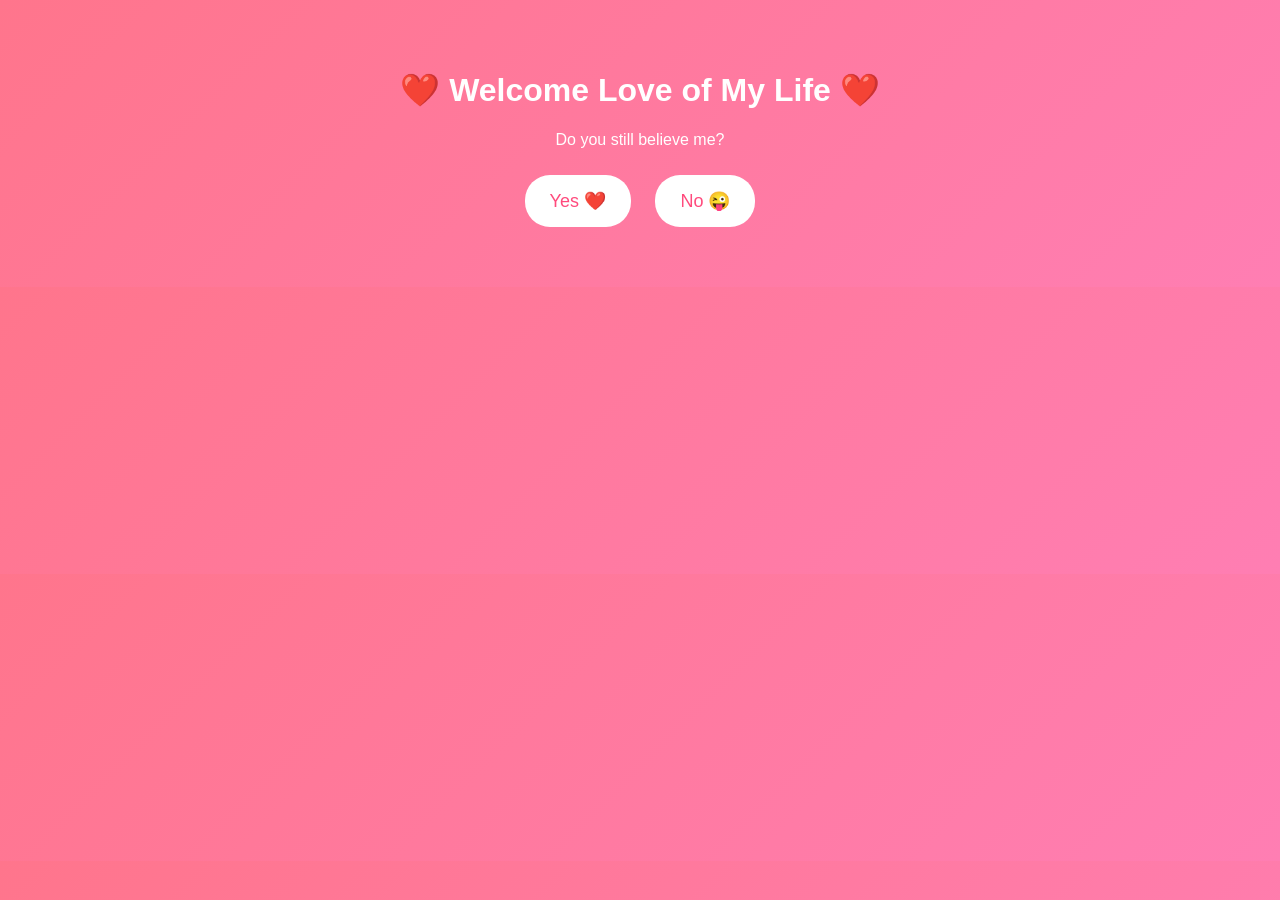
<file: index.html>
<!DOCTYPE html>
<html>
<head>
<title>Kindred Souls</title>
<link rel="stylesheet" href="style.css">
</head>

<body class="center">

<h1>❤️ Welcome Love of My Life ❤️</h1>
<p>Do you still believe me?</p>

<div class="buttons">
    <a href="birthday.html"><button>Yes ❤️</button></a>
    <a href="birthday.html"><button>No 😜</button></a>
</div>

</body>
</html>
</file>
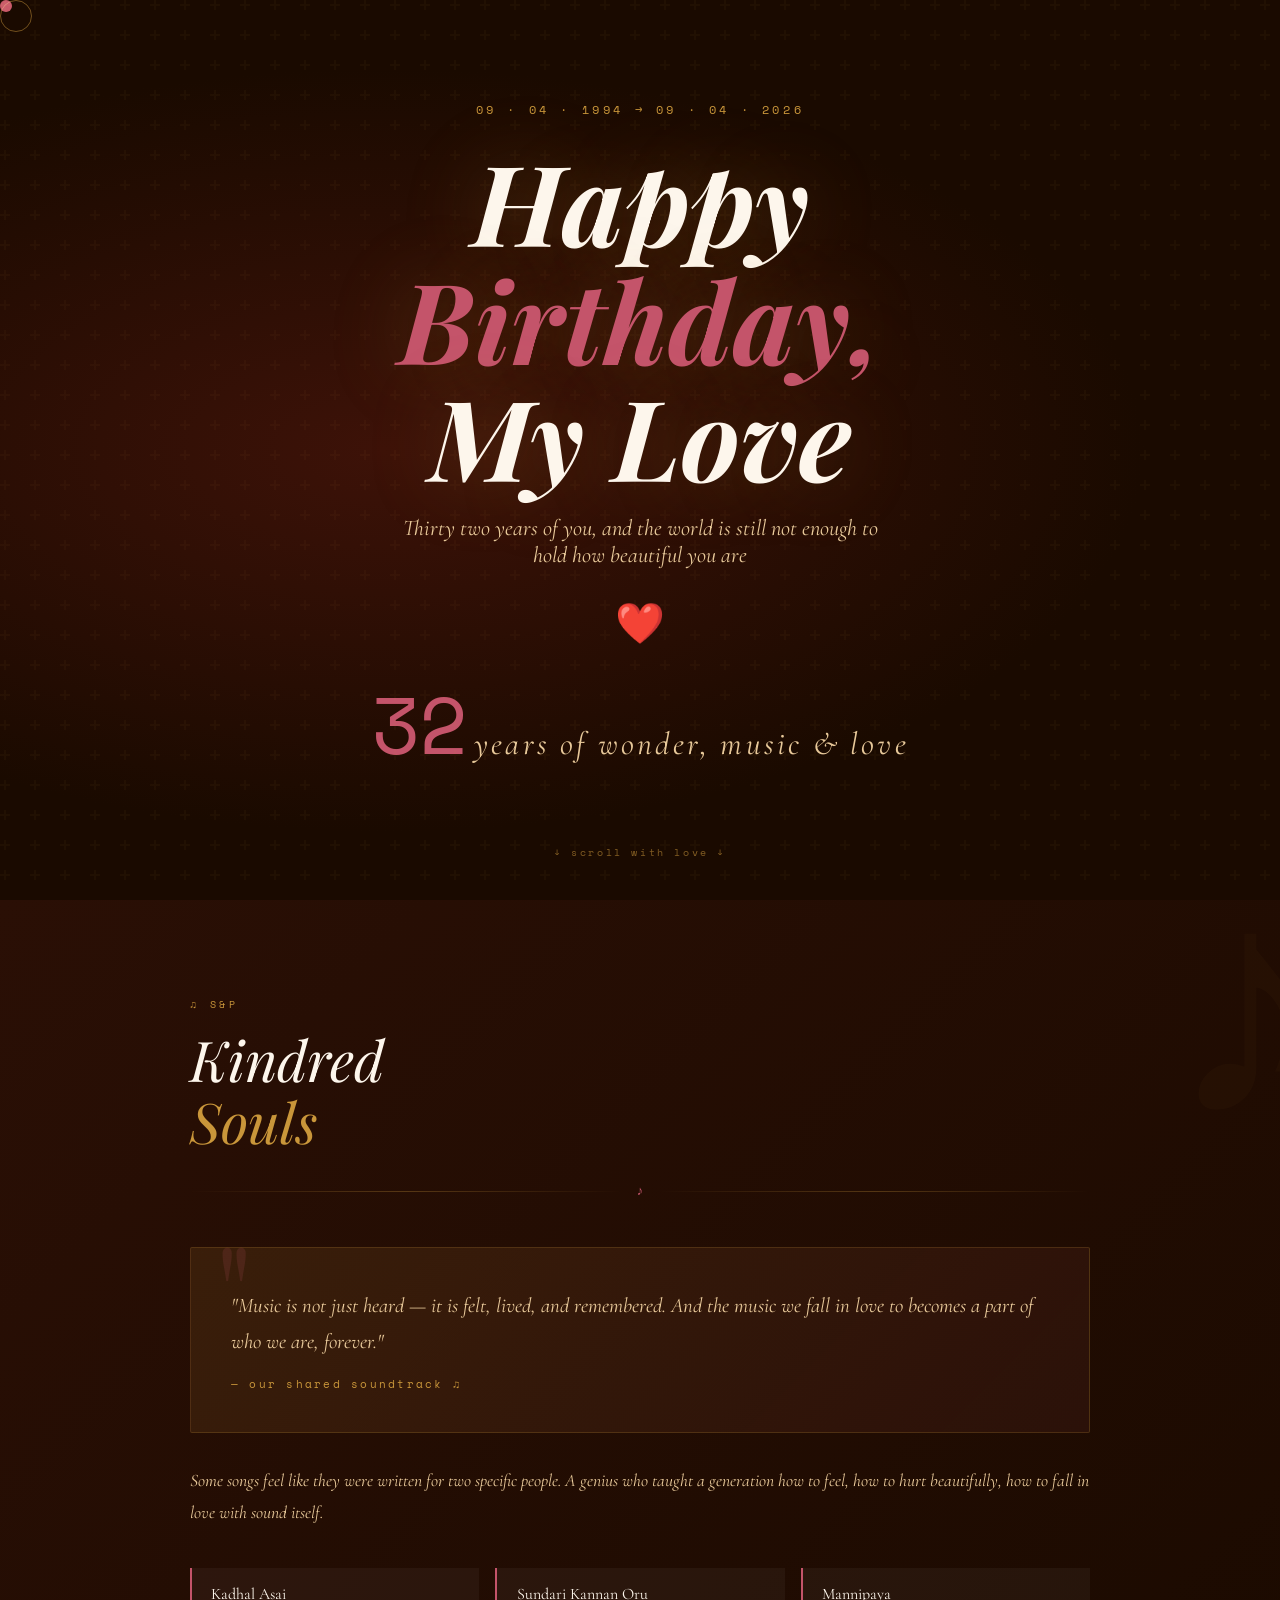
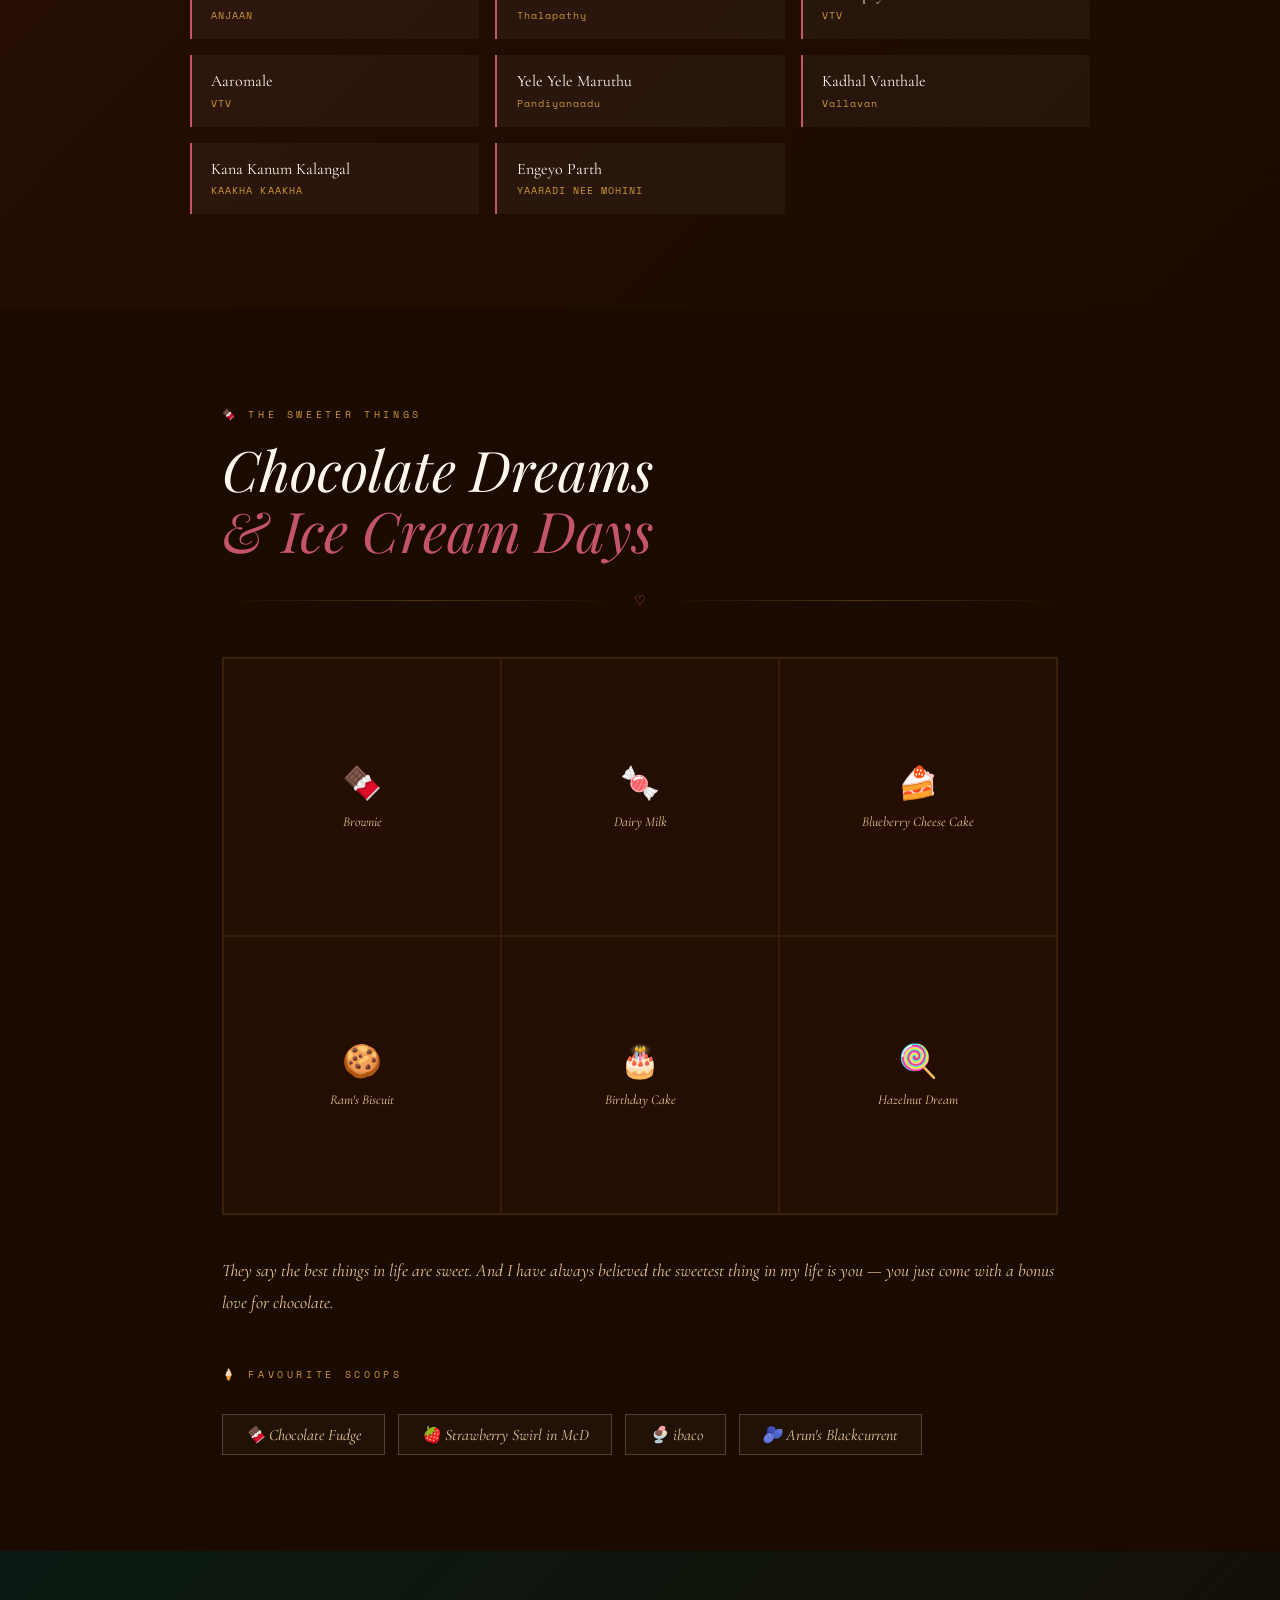
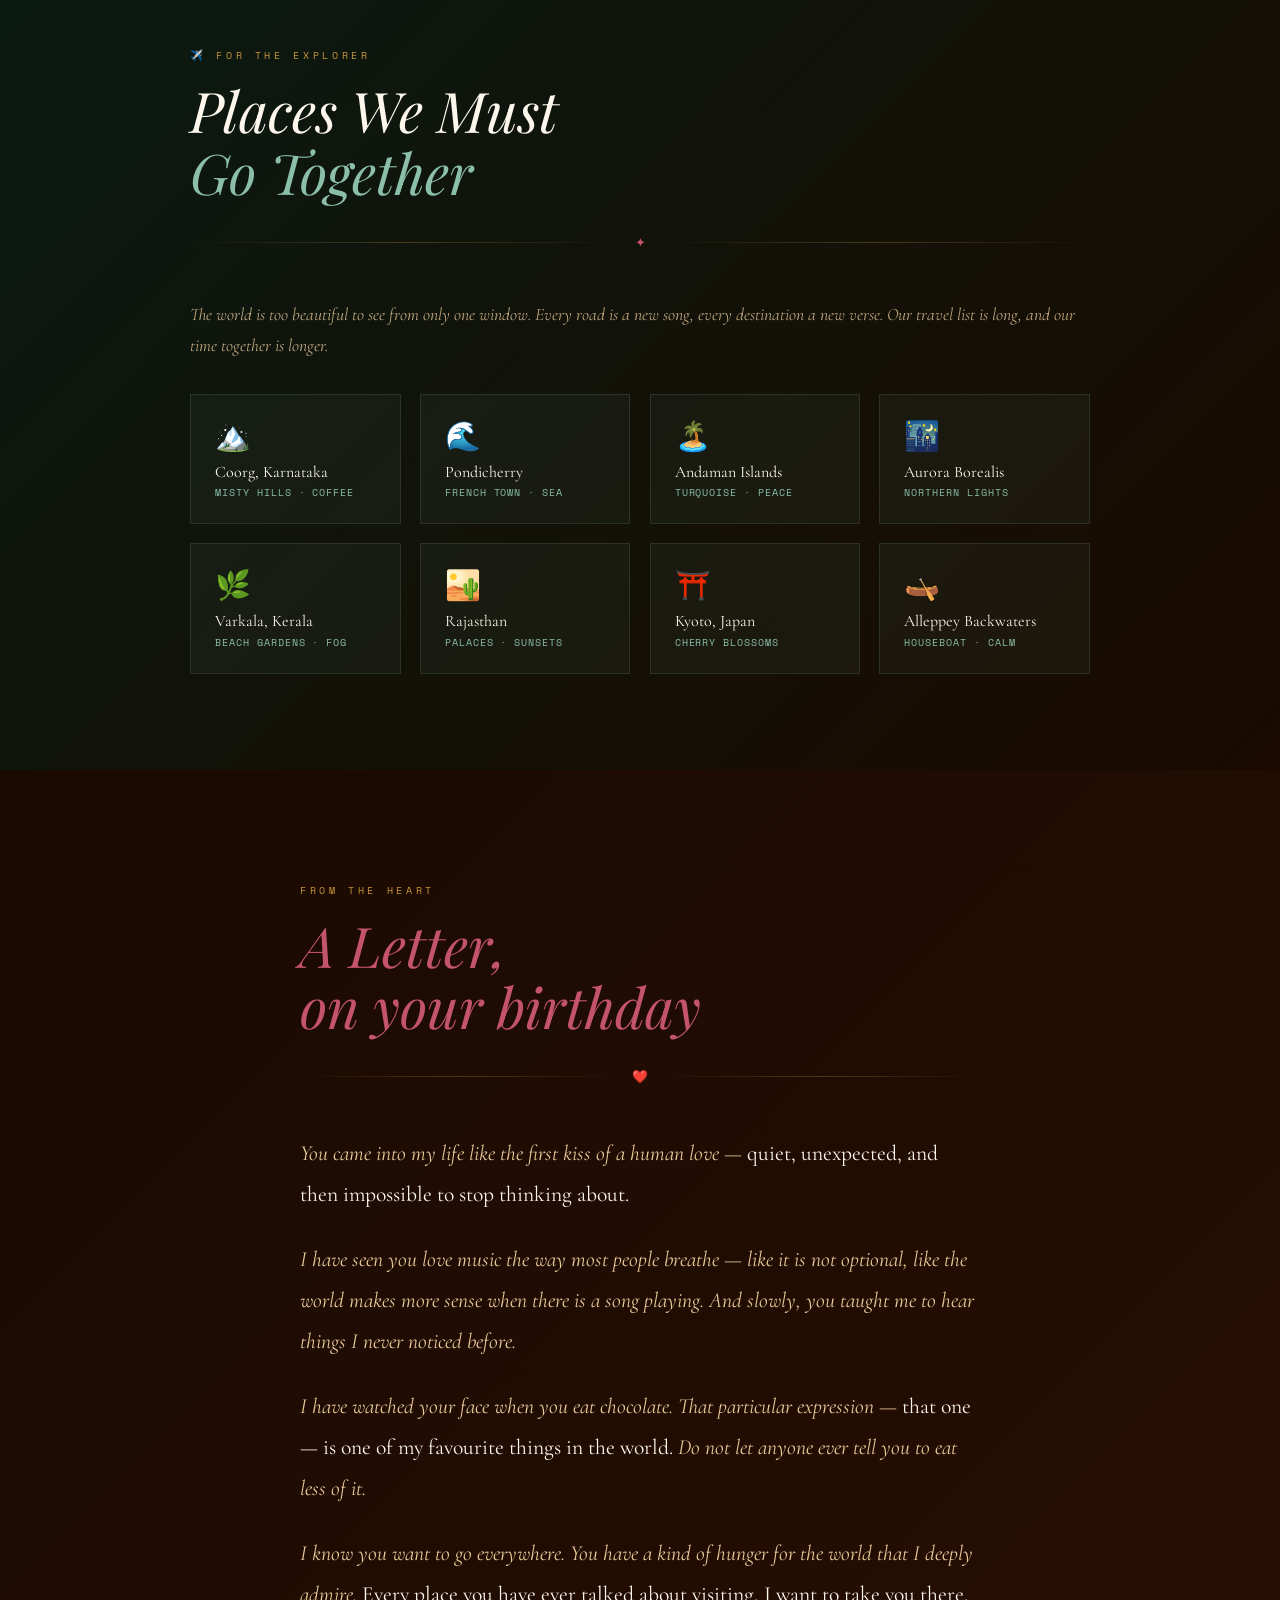
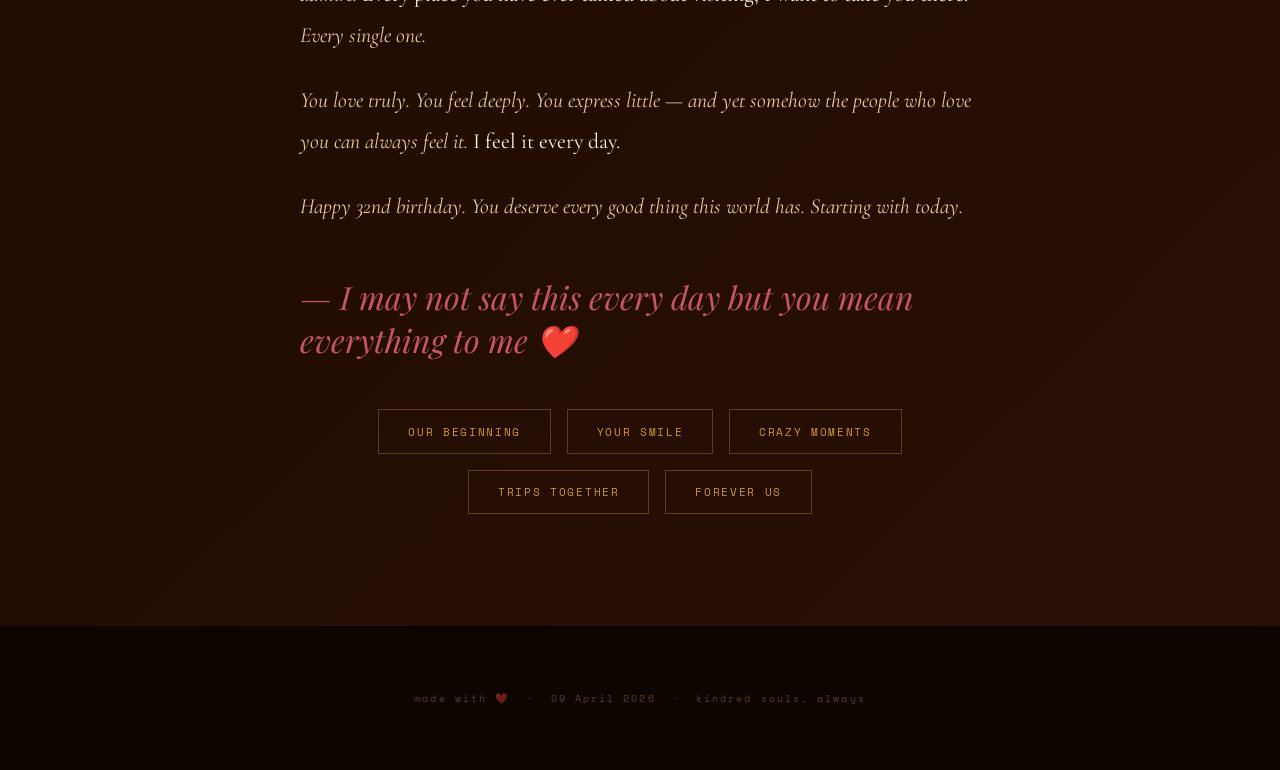
<file: birthday.html>
<!DOCTYPE html>
<html lang="en">
<head>
<meta charset="UTF-8">
<meta name="viewport" content="width=device-width, initial-scale=1.0">
<title>Happy Birthday ❤️</title>
<link href="https://fonts.googleapis.com/css2?family=Playfair+Display:ital,wght@0,400;0,700;1,400;1,700&family=Cormorant+Garamond:ital,wght@0,300;0,400;1,300;1,400&family=Space+Mono:wght@400;700&display=swap" rel="stylesheet">
<style>
  :root {
    --cream: #fdf6ec;
    --deep: #1a0a00;
    --gold: #c9963a;
    --rose: #c4546a;
    --choc: #3d1a08;
    --mocha: #7a3b1e;
    --mint: #8bbfaa;
    --warm: #e8c99a;
  }

  * { margin: 0; padding: 0; box-sizing: border-box; }

  html { scroll-behavior: smooth; }

  body {
    background: var(--deep);
    color: var(--cream);
    font-family: 'Cormorant Garamond', serif;
    overflow-x: hidden;
    cursor: none;
  }

  /* Custom cursor */
  .cursor {
    width: 12px; height: 12px;
    background: var(--rose);
    border-radius: 50%;
    position: fixed;
    top: 0; left: 0;
    pointer-events: none;
    z-index: 9999;
    transition: transform 0.15s ease;
    mix-blend-mode: screen;
  }
  .cursor-trail {
    width: 32px; height: 32px;
    border: 1px solid var(--gold);
    border-radius: 50%;
    position: fixed;
    top: 0; left: 0;
    pointer-events: none;
    z-index: 9998;
    transition: transform 0.4s ease, opacity 0.4s ease;
    opacity: 0.5;
  }

  /* ── HERO ── */
  .hero {
    min-height: 100vh;
    display: flex; flex-direction: column;
    align-items: center; justify-content: center;
    text-align: center;
    position: relative;
    overflow: hidden;
    padding: 2rem;
    background: radial-gradient(ellipse at 30% 50%, #3d1208 0%, #1a0a00 60%);
  }

  .hero::before {
    content: '';
    position: absolute; inset: 0;
    background: url("data:image/svg+xml,%3Csvg width='60' height='60' viewBox='0 0 60 60' xmlns='http://www.w3.org/2000/svg'%3E%3Cg fill='none' fill-rule='evenodd'%3E%3Cg fill='%23c9963a' fill-opacity='0.04'%3E%3Cpath d='M36 34v-4h-2v4h-4v2h4v4h2v-4h4v-2h-4zm0-30V0h-2v4h-4v2h4v4h2V6h4V4h-4zM6 34v-4H4v4H0v2h4v4h2v-4h4v-2H6zM6 4V0H4v4H0v2h4v4h2V6h4V4H6z'/%3E%3C/g%3E%3C/g%3E%3C/svg%3E");
  }

  /* Floating music notes */
  .notes-field {
    position: absolute; inset: 0;
    pointer-events: none;
    overflow: hidden;
  }
  .note {
    position: absolute;
    font-size: 1.5rem;
    opacity: 0;
    animation: floatNote 8s ease-in-out infinite;
    color: var(--gold);
  }
  .note:nth-child(1)  { left: 8%;  animation-delay: 0s;    font-size: 2rem; }
  .note:nth-child(2)  { left: 18%; animation-delay: 1.2s;  font-size: 1.2rem; }
  .note:nth-child(3)  { left: 32%; animation-delay: 2.4s;  font-size: 1.8rem; }
  .note:nth-child(4)  { left: 55%; animation-delay: 0.8s;  font-size: 1rem; }
  .note:nth-child(5)  { left: 70%; animation-delay: 3s;    font-size: 2.2rem; }
  .note:nth-child(6)  { left: 82%; animation-delay: 1.6s;  font-size: 1.4rem; }
  .note:nth-child(7)  { left: 92%; animation-delay: 4s;    font-size: 1rem; }
  .note:nth-child(8)  { left: 44%; animation-delay: 5s;    font-size: 1.6rem; }

  @keyframes floatNote {
    0%   { opacity: 0; transform: translateY(100vh) rotate(-15deg); }
    10%  { opacity: 0.6; }
    80%  { opacity: 0.4; }
    100% { opacity: 0; transform: translateY(-20vh) rotate(15deg); }
  }

  .age-badge {
    font-family: 'Space Mono', monospace;
    font-size: 0.75rem;
    letter-spacing: 0.3em;
    color: var(--gold);
    text-transform: uppercase;
    margin-bottom: 1.5rem;
    opacity: 0;
    animation: fadeUp 1s 0.3s forwards;
  }

  .hero-title {
    font-family: 'Playfair Display', serif;
    font-size: clamp(3rem, 10vw, 7rem);
    font-weight: 700;
    font-style: italic;
    line-height: 1.05;
    color: var(--cream);
    opacity: 0;
    animation: fadeUp 1s 0.6s forwards;
    text-shadow: 0 0 80px rgba(201,150,58,0.3);
  }

  .hero-title span { color: var(--rose); }

  .hero-sub {
    font-size: clamp(1rem, 2.5vw, 1.4rem);
    font-style: italic;
    color: var(--warm);
    margin-top: 1.2rem;
    opacity: 0;
    animation: fadeUp 1s 0.9s forwards;
    max-width: 500px;
  }

  .heart-pulse {
    font-size: 2.5rem;
    margin-top: 2rem;
    opacity: 0;
    animation: fadeUp 1s 1.2s forwards;
    display: inline-block;
  }
  .heart-pulse span { animation: pulse 1.4s ease-in-out infinite; display: inline-block; }

  @keyframes pulse {
    0%, 100% { transform: scale(1); }
    50% { transform: scale(1.25); }
  }

  .scroll-hint {
    position: absolute;
    bottom: 2.5rem;
    font-family: 'Space Mono', monospace;
    font-size: 0.65rem;
    letter-spacing: 0.25em;
    color: var(--gold);
    opacity: 0.6;
    animation: bob 2s ease-in-out infinite;
  }
  @keyframes bob {
    0%, 100% { transform: translateY(0); }
    50% { transform: translateY(8px); }
  }

  @keyframes fadeUp {
    from { opacity: 0; transform: translateY(24px); }
    to   { opacity: 1; transform: translateY(0); }
  }

  /* ── SECTIONS ── */
  section {
    padding: 6rem 2rem;
    max-width: 900px;
    margin: 0 auto;
  }

  .section-label {
    font-family: 'Space Mono', monospace;
    font-size: 0.65rem;
    letter-spacing: 0.35em;
    color: var(--gold);
    text-transform: uppercase;
    margin-bottom: 1rem;
  }

  .section-title {
    font-family: 'Playfair Display', serif;
    font-size: clamp(2rem, 6vw, 3.5rem);
    font-weight: 400;
    font-style: italic;
    line-height: 1.1;
    margin-bottom: 2rem;
  }

  /* ── MUSIC SECTION ── */
  .music-section {
    background: linear-gradient(135deg, #2a0f05 0%, #1a0a00 100%);
    max-width: 100%;
    padding: 6rem 2rem;
    position: relative;
    overflow: hidden;
  }
  .music-section::before {
    content: '♪';
    position: absolute;
    font-size: 20rem;
    color: var(--gold);
    opacity: 0.03;
    right: -3rem;
    top: -3rem;
    line-height: 1;
  }
  .music-inner { max-width: 900px; margin: 0 auto; }

  .yuvan-card {
    background: linear-gradient(135deg, rgba(201,150,58,0.12), rgba(196,84,106,0.08));
    border: 1px solid rgba(201,150,58,0.2);
    border-radius: 2px;
    padding: 2.5rem;
    margin-top: 2rem;
    position: relative;
  }
  .yuvan-card::before {
    content: '"';
    font-family: 'Playfair Display', serif;
    font-size: 8rem;
    color: var(--rose);
    opacity: 0.15;
    position: absolute;
    top: -1.5rem;
    left: 1.5rem;
    line-height: 1;
  }

  .yuvan-quote {
    font-size: 1.3rem;
    font-style: italic;
    line-height: 1.7;
    color: var(--warm);
    margin-bottom: 1rem;
  }
  .yuvan-attr {
    font-family: 'Space Mono', monospace;
    font-size: 0.7rem;
    letter-spacing: 0.2em;
    color: var(--gold);
  }

  .song-list {
    display: grid;
    grid-template-columns: repeat(auto-fill, minmax(220px, 1fr));
    gap: 1rem;
    margin-top: 2.5rem;
  }
  .song-item {
    background: rgba(255,255,255,0.04);
    border-left: 2px solid var(--rose);
    padding: 1rem 1.2rem;
    transition: all 0.3s ease;
    cursor: default;
  }
  .song-item:hover {
    background: rgba(196,84,106,0.1);
    transform: translateX(4px);
  }
  .song-name {
    font-size: 1rem;
    color: var(--cream);
    margin-bottom: 0.2rem;
  }
  .song-film {
    font-family: 'Space Mono', monospace;
    font-size: 0.65rem;
    color: var(--gold);
    letter-spacing: 0.1em;
  }

  /* ── CHOCOLATE SECTION ── */
  .choc-section {
    position: relative;
  }

  .choc-grid {
    display: grid;
    grid-template-columns: repeat(3, 1fr);
    gap: 0;
    margin-top: 2rem;
    border: 1px solid rgba(201,150,58,0.2);
  }
  .choc-block {
    aspect-ratio: 1;
    display: flex; flex-direction: column;
    align-items: center; justify-content: center;
    text-align: center;
    padding: 1.5rem 1rem;
    border: 1px solid rgba(201,150,58,0.1);
    transition: all 0.4s ease;
    background: rgba(61,26,8,0.3);
    cursor: default;
  }
  .choc-block:hover {
    background: rgba(201,150,58,0.12);
    transform: scale(1.02);
  }
  .choc-icon { font-size: 2rem; margin-bottom: 0.6rem; }
  .choc-name { font-size: 0.85rem; color: var(--warm); font-style: italic; }

  /* ── TRAVEL SECTION ── */
  .travel-section { background: linear-gradient(135deg, #0a1a12 0%, #1a0a00 100%); max-width: 100%; padding: 6rem 2rem; }
  .travel-inner { max-width: 900px; margin: 0 auto; }

  .place-cards {
    display: grid;
    grid-template-columns: repeat(auto-fill, minmax(200px, 1fr));
    gap: 1.2rem;
    margin-top: 2rem;
  }
  .place-card {
    background: rgba(139,191,170,0.06);
    border: 1px solid rgba(139,191,170,0.15);
    padding: 1.5rem;
    border-radius: 1px;
    transition: all 0.3s ease;
    cursor: default;
    position: relative;
    overflow: hidden;
  }
  .place-card::after {
    content: '';
    position: absolute;
    bottom: 0; left: 0; right: 0;
    height: 2px;
    background: linear-gradient(90deg, var(--mint), transparent);
    transform: scaleX(0);
    transform-origin: left;
    transition: transform 0.4s ease;
  }
  .place-card:hover::after { transform: scaleX(1); }
  .place-card:hover { background: rgba(139,191,170,0.1); }
  .place-emoji { font-size: 1.8rem; margin-bottom: 0.5rem; }
  .place-name { font-size: 1rem; color: var(--cream); margin-bottom: 0.2rem; }
  .place-desc { font-family: 'Space Mono', monospace; font-size: 0.6rem; color: var(--mint); letter-spacing: 0.1em; }

  /* ── ICECREAM SECTION ── */
  .ice-grid {
    display: flex;
    flex-wrap: wrap;
    gap: 0.8rem;
    margin-top: 2rem;
  }
  .ice-tag {
    padding: 0.6rem 1.4rem;
    border: 1px solid rgba(232,201,154,0.25);
    font-style: italic;
    font-size: 1rem;
    color: var(--warm);
    transition: all 0.3s ease;
    cursor: default;
    background: rgba(255,255,255,0.03);
  }
  .ice-tag:hover {
    border-color: var(--rose);
    color: var(--rose);
    background: rgba(196,84,106,0.08);
  }

  /* ── LETTER SECTION ── */
  .letter-section {
    background: linear-gradient(135deg, #1a0a00, #2a0f05);
    max-width: 100%;
    padding: 7rem 2rem;
  }
  .letter-inner {
    max-width: 680px;
    margin: 0 auto;
  }
  .letter-body {
    font-size: clamp(1.1rem, 2.5vw, 1.35rem);
    line-height: 1.9;
    color: var(--warm);
    font-style: italic;
  }
  .letter-body p { margin-bottom: 1.5rem; }
  .letter-body strong { color: var(--cream); font-style: normal; font-weight: 400; }

  .letter-sign {
    margin-top: 3rem;
    font-family: 'Playfair Display', serif;
    font-size: 2rem;
    font-style: italic;
    color: var(--rose);
  }

  /* ── LINKS ── */
  .memory-links {
    display: flex;
    flex-wrap: wrap;
    gap: 1rem;
    margin-top: 3rem;
    justify-content: center;
  }
  .memory-link {
    padding: 0.8rem 1.8rem;
    border: 1px solid rgba(201,150,58,0.35);
    color: var(--gold);
    text-decoration: none;
    font-family: 'Space Mono', monospace;
    font-size: 0.7rem;
    letter-spacing: 0.15em;
    text-transform: uppercase;
    transition: all 0.3s ease;
    background: transparent;
  }
  .memory-link:hover {
    background: rgba(201,150,58,0.1);
    border-color: var(--gold);
    color: var(--cream);
    transform: translateY(-2px);
  }

  /* ── FOOTER ── */
  footer {
    text-align: center;
    padding: 4rem 2rem;
    background: #0d0500;
    font-family: 'Space Mono', monospace;
    font-size: 0.65rem;
    letter-spacing: 0.2em;
    color: rgba(201,150,58,0.4);
  }

  /* ── DIVIDER ── */
  .divider {
    display: flex;
    align-items: center;
    gap: 1rem;
    margin: 1rem 0 3rem;
  }
  .divider::before, .divider::after {
    content: '';
    flex: 1;
    height: 1px;
    background: linear-gradient(90deg, transparent, rgba(201,150,58,0.3), transparent);
  }
  .divider-icon { color: var(--rose); font-size: 0.8rem; }

  /* ── COUNTDOWN ── */
  .age-display {
    font-family: 'Space Mono', monospace;
    font-size: clamp(2.5rem, 8vw, 5rem);
    color: var(--gold);
    letter-spacing: -0.02em;
    margin: 1rem 0;
    display: flex;
    align-items: baseline;
    gap: 0.5rem;
    flex-wrap: wrap;
  }
  .age-number { color: var(--rose); }
  .age-label { font-size: 0.4em; color: var(--warm); letter-spacing: 0.1em; font-style: italic; font-family: 'Cormorant Garamond', serif; }

  /* Responsive */
  @media (max-width: 600px) {
    .choc-grid { grid-template-columns: repeat(2, 1fr); }
    .song-list { grid-template-columns: 1fr; }
    .choc-block { aspect-ratio: auto; padding: 1.2rem; }
  }
</style>
</head>
<body>

<div class="cursor" id="cursor"></div>
<div class="cursor-trail" id="trail"></div>

<!-- HERO -->
<div class="hero">
  <div class="notes-field">
    <div class="note">♩</div>
    <div class="note">♪</div>
    <div class="note">♫</div>
    <div class="note">♬</div>
    <div class="note">♩</div>
    <div class="note">♪</div>
    <div class="note">𝄞</div>
    <div class="note">♫</div>
  </div>

  <div class="age-badge">09 · 04 · 1994 → 09 · 04 · 2026</div>

  <h1 class="hero-title">
    Happy<br><span>Birthday,</span><br>My Love
  </h1>

  <p class="hero-sub">Thirty two years of you, and the world is still not enough to hold how beautiful you are</p>

  <div class="heart-pulse"><span>❤️</span></div>

  <div class="age-display">
    <span class="age-number">32</span>
    <span class="age-label">years of wonder, music & love</span>
  </div>

  <div class="scroll-hint">↓ scroll with love ↓</div>
</div>

<!-- MUSIC SECTION -->
<div class="music-section">
  <div class="music-inner">
    <div class="section-label">♫ S&P</div>
    <h2 class="section-title" style="color:var(--cream)">Kindred<br><span style="color:var(--gold)">Souls</span></h2>
    <div class="divider"><div class="divider-icon">♪</div></div>

    <div class="yuvan-card">
      <p class="yuvan-quote">
        "Music is not just heard — it is felt, lived, and remembered. And the music we fall in love to becomes a part of who we are, forever."
      </p>
      <p class="yuvan-attr">— our shared soundtrack ♫</p>
    </div>

    <p style="margin-top:2rem; font-size:1.1rem; color:var(--warm); font-style:italic; line-height:1.8;">
      Some songs feel like they were written for two specific people. 
      A genius who taught a generation how to feel, how to hurt beautifully, 
      how to fall in love with sound itself.
    </p>

    <div class="song-list">
      <div class="song-item">
        <div class="song-name">Kadhal Asai</div>
        <div class="song-film">ANJAAN</div>
      </div>
      <div class="song-item">
        <div class="song-name">Sundari Kannan Oru</div>
        <div class="song-film">Thalapathy</div>
      </div>
      <div class="song-item">
        <div class="song-name">Mannipaya</div>
        <div class="song-film">VTV</div>
      </div>
      <div class="song-item">
        <div class="song-name">Aaromale</div>
        <div class="song-film">VTV</div>
      </div>
      <div class="song-item">
        <div class="song-name">Yele Yele Maruthu</div>
        <div class="song-film">Pandiyanaadu</div>
      </div>
      <div class="song-item">
        <div class="song-name">Kadhal Vanthale</div>
        <div class="song-film">Vallavan</div>
      </div>
      <div class="song-item">
        <div class="song-name">Kana Kanum Kalangal</div>
        <div class="song-film">KAAKHA KAAKHA</div>
      </div>
      <div class="song-item">
        <div class="song-name">Engeyo Parth</div>
        <div class="song-film">YAARADI NEE MOHINI</div>
      </div>
    </div>
  </div>
</div>

<!-- CHOCOLATE & ICE CREAM -->
<section>
  <div class="section-label">🍫 the sweeter things</div>
  <h2 class="section-title">Chocolate Dreams<br><span style="color:var(--rose)">&amp; Ice Cream Days</span></h2>
  <div class="divider"><div class="divider-icon">♡</div></div>

  <div class="choc-grid">
    <div class="choc-block">
      <div class="choc-icon">🍫</div>
      <div class="choc-name">Brownie</div>
    </div>
    <div class="choc-block">
      <div class="choc-icon">🍬</div>
      <div class="choc-name">Dairy Milk</div>
    </div>
    <div class="choc-block">
      <div class="choc-icon">🍰</div>
      <div class="choc-name">Blueberry Cheese Cake</div>
    </div>
    <div class="choc-block">
      <div class="choc-icon">🍪</div>
      <div class="choc-name">Ram's Biscuit</div>
    </div>
    <div class="choc-block">
      <div class="choc-icon">🎂</div>
      <div class="choc-name">Birthday Cake</div>
    </div>
    <div class="choc-block">
      <div class="choc-icon">🍭</div>
      <div class="choc-name">Hazelnut Dream</div>
    </div>
  </div>

  <p style="margin-top:2.5rem; font-size:1.1rem; font-style:italic; color:var(--warm); line-height:1.8;">
    They say the best things in life are sweet. 
    And I have always believed the sweetest thing in my life is you — 
    you just come with a bonus love for chocolate.
  </p>

  <div style="margin-top:3rem;">
    <div class="section-label">🍦 favourite scoops</div>
    <div class="ice-grid">
      <div class="ice-tag">🍫 Chocolate Fudge</div>
      <div class="ice-tag">🍓 Strawberry Swirl in McD</div>
      <div class="ice-tag">🍨 ibaco</div>
      <div class="ice-tag">🫐 Arun's Blackcurrent</div>
    </div>
  </div>
</section>

<!-- TRAVEL SECTION -->
<div class="travel-section">
  <div class="travel-inner">
    <div class="section-label">✈️ for the explorer</div>
    <h2 class="section-title" style="color:var(--cream)">Places We Must<br><span style="color:var(--mint)">Go Together</span></h2>
    <div class="divider"><div class="divider-icon">✦</div></div>

    <p style="font-size:1.1rem; font-style:italic; color:rgba(232,201,154,0.8); line-height:1.8; margin-bottom:2rem;">
      The world is too beautiful to see from only one window. 
      Every road is a new song, every destination a new verse. 
      Our travel list is long, and our time together is longer.
    </p>

    <div class="place-cards">
      <div class="place-card">
        <div class="place-emoji">🏔️</div>
        <div class="place-name">Coorg, Karnataka</div>
        <div class="place-desc">MISTY HILLS · COFFEE</div>
      </div>
      <div class="place-card">
        <div class="place-emoji">🌊</div>
        <div class="place-name">Pondicherry</div>
        <div class="place-desc">FRENCH TOWN · SEA</div>
      </div>
      <div class="place-card">
        <div class="place-emoji">🏝️</div>
        <div class="place-name">Andaman Islands</div>
        <div class="place-desc">TURQUOISE · PEACE</div>
      </div>
      <div class="place-card">
        <div class="place-emoji">🌃</div>
        <div class="place-name">Aurora Borealis</div>
        <div class="place-desc">NORTHERN LIGHTS</div>
      </div>
      <div class="place-card">
        <div class="place-emoji">🌿</div>
        <div class="place-name">Varkala, Kerala</div>
        <div class="place-desc">BEACH GARDENS · FOG</div>
      </div>
      <div class="place-card">
        <div class="place-emoji">🏜️</div>
        <div class="place-name">Rajasthan</div>
        <div class="place-desc">PALACES · SUNSETS</div>
      </div>
      <div class="place-card">
        <div class="place-emoji">⛩️</div>
        <div class="place-name">Kyoto, Japan</div>
        <div class="place-desc">CHERRY BLOSSOMS</div>
      </div>
      <div class="place-card">
        <div class="place-emoji">🛶</div>
        <div class="place-name">Alleppey Backwaters</div>
        <div class="place-desc">HOUSEBOAT · CALM</div>
      </div>
    </div>
  </div>
</div>

<!-- LETTER -->
<div class="letter-section">
  <div class="letter-inner">
    <div class="section-label">from the heart</div>
    <h2 class="section-title" style="color:var(--rose)">A Letter,<br>on your birthday</h2>
    <div class="divider"><div class="divider-icon">❤️</div></div>

    <div class="letter-body">
      <p>
        You came into my life like the first kiss of a human love — 
        <strong>quiet, unexpected, and then impossible to stop thinking about.</strong>
      </p>
      <p>
        I have seen you love music the way most people breathe — 
        like it is not optional, like the world makes more sense when there is a song playing. 
        And slowly, you taught me to hear things I never noticed before.
      </p>
      <p>
        I have watched your face when you eat chocolate. 
        That particular expression — <strong>that one — is one of my favourite things in the world.</strong> 
        Do not let anyone ever tell you to eat less of it.
      </p>
      <p>
        I know you want to go everywhere. You have a kind of hunger for the world 
        that I deeply admire. <strong>Every place you have ever talked about visiting, 
        I want to take you there.</strong> Every single one.
      </p>
      <p>
        You love truly. You feel deeply. You express little — 
        and yet somehow the people who love you can always feel it. 
        <strong>I feel it every day.</strong>
      </p>
      <p>
        Happy 32nd birthday. You deserve every good thing this world has. 
        Starting with today.
      </p>
    </div>

    <div class="letter-sign">— I may not say this every day but you mean everything to me ❤️</div>

    <div class="memory-links">
      <a href="https://alagirinu.github.io/kindredsouls/memory1.html" class="memory-link">Our Beginning</a>
      <a href="https://alagirinu.github.io/kindredsouls/memory2.html" class="memory-link">Your Smile</a>
      <a href="https://alagirinu.github.io/kindredsouls/memory3.html" class="memory-link">Crazy Moments</a>
      <a href="https://alagirinu.github.io/kindredsouls/memory4.html" class="memory-link">Trips Together</a>
      <a href="https://alagirinu.github.io/kindredsouls/memory5.html" class="memory-link">Forever Us</a>
    </div>
  </div>
</div>

<footer>
  made with ❤️ &nbsp;·&nbsp; 09 April 2026 &nbsp;·&nbsp; kindred souls, always
</footer>

<script>
  // Custom cursor
  const cursor = document.getElementById('cursor');
  const trail = document.getElementById('trail');
  let mouseX = 0, mouseY = 0;

  document.addEventListener('mousemove', e => {
    mouseX = e.clientX; mouseY = e.clientY;
    cursor.style.transform = `translate(${mouseX - 6}px, ${mouseY - 6}px)`;
    setTimeout(() => {
      trail.style.transform = `translate(${mouseX - 16}px, ${mouseY - 16}px)`;
    }, 80);
  });

  // Scroll fade-in
  const observer = new IntersectionObserver((entries) => {
    entries.forEach(e => {
      if (e.isIntersecting) {
        e.target.style.opacity = '1';
        e.target.style.transform = 'translateY(0)';
      }
    });
  }, { threshold: 0.15 });

  document.querySelectorAll('.song-item, .choc-block, .place-card, .ice-tag, .yuvan-card').forEach(el => {
    el.style.opacity = '0';
    el.style.transform = 'translateY(20px)';
    el.style.transition = 'opacity 0.6s ease, transform 0.6s ease';
    observer.observe(el);
  });

  // Age calculator — she turns 32 today
  // Already set in HTML as 32
</script>
</body>
</html>
</file>
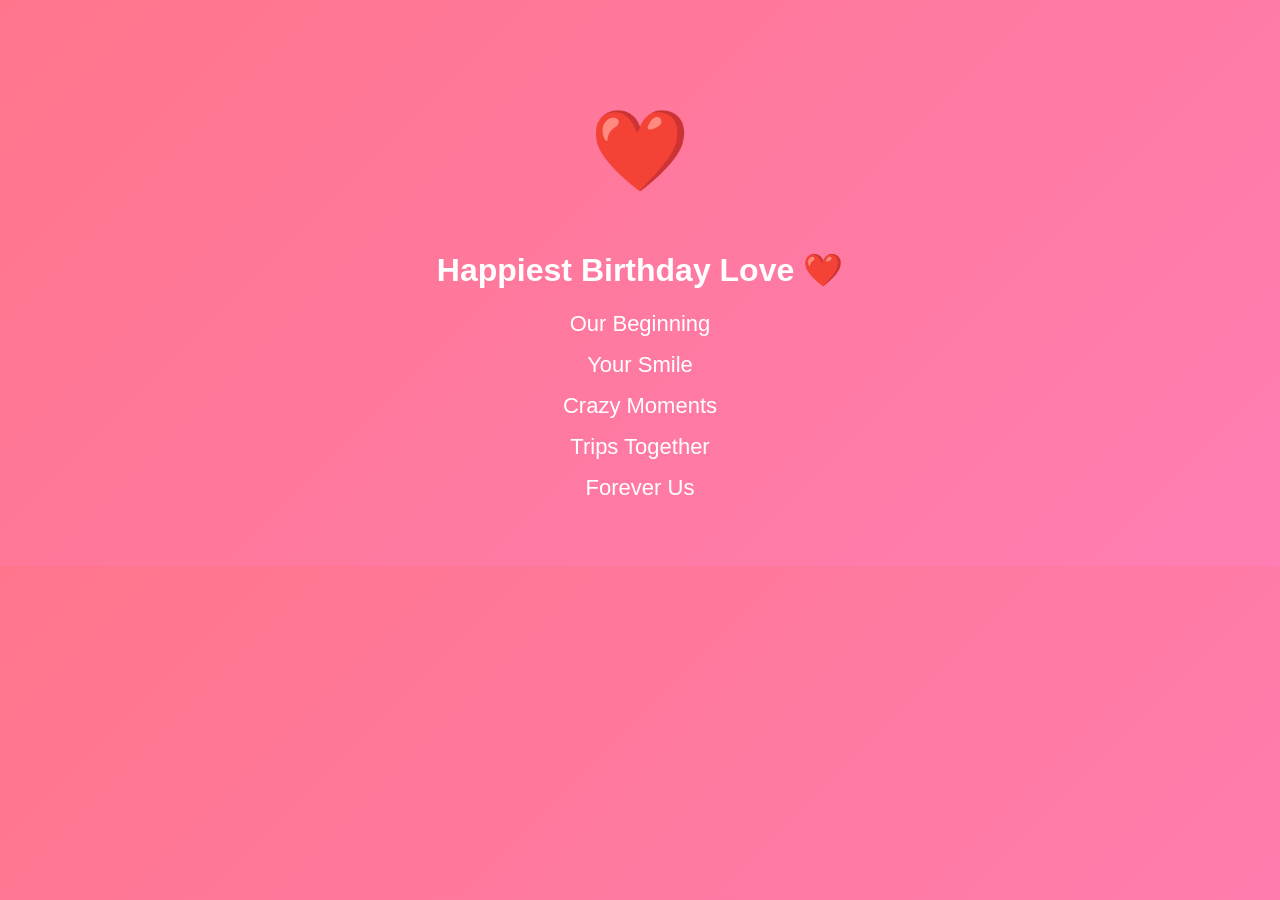
<file: birthdayold.html>
<!DOCTYPE html>
<html>
<head>
<link rel="stylesheet" href="style.css">
</head>

<body class="center">

<h1 class="big-heart">❤️</h1>
<h1>Happiest Birthday Love ❤️</h1>

<div class="links">
    <a href="memory1.html">Our Beginning</a>
    <a href="memory2.html">Your Smile</a>
    <a href="memory3.html">Crazy Moments</a>
    <a href="memory4.html">Trips Together</a>
    <a href="memory5.html">Forever Us</a>
</div>

</body>
</html>
</file>
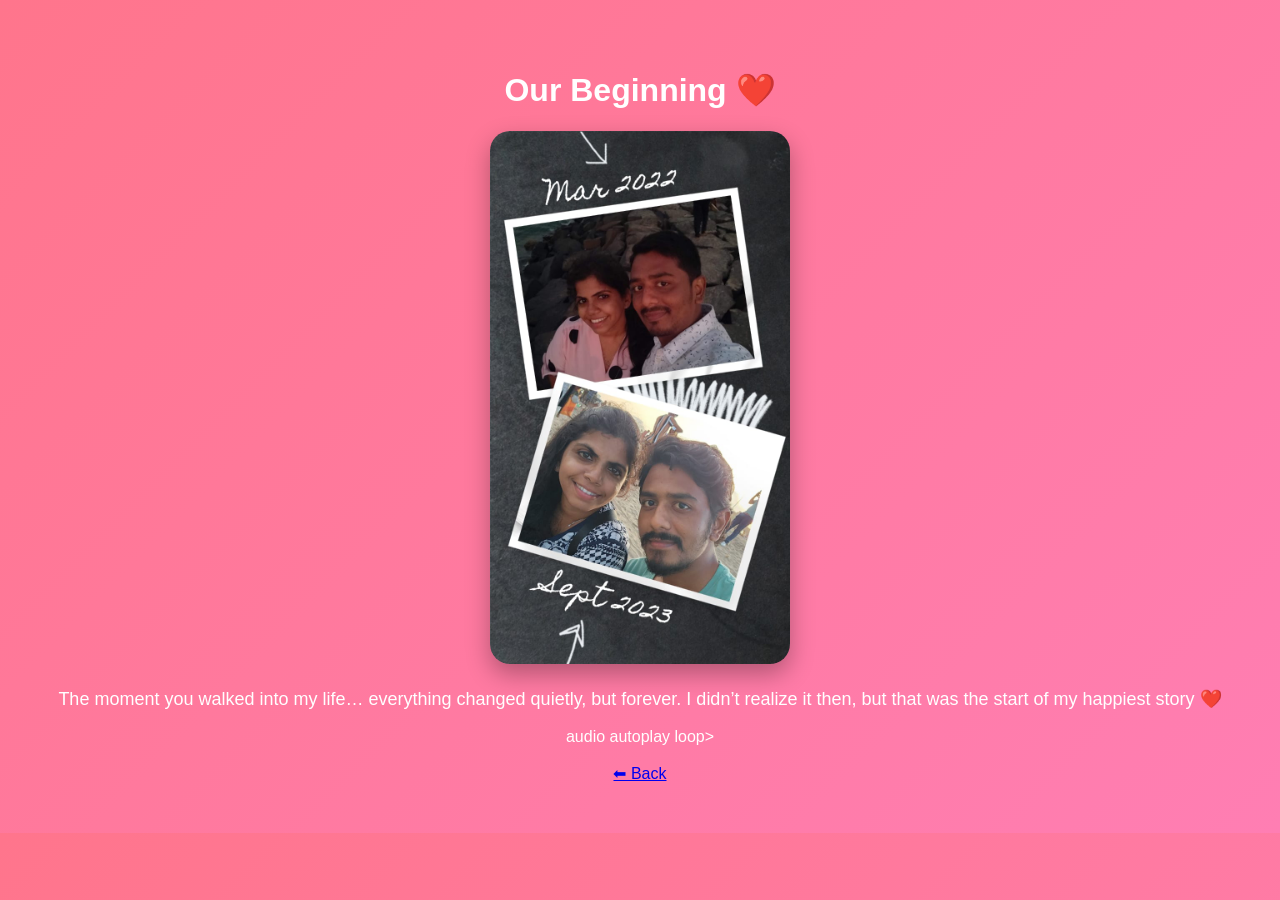
<file: memory1.html>
<!DOCTYPE html>
<html>
<head>
<link rel="stylesheet" href="style.css">
</head>

<body class="center">

<h1>Our Beginning ❤️</h1>

<img src="img1.jpg" class="photo">

<p class="caption">
The moment you walked into my life… everything changed quietly, but forever.
I didn’t realize it then, but that was the start of my happiest story ❤️
</p>

audio autoplay loop>
  <source src="song1.mp3" type="audio/mpeg">
</audio>

<br><br>
<a href="birthday.html">⬅ Back</a>

</body>
</html>
</file>
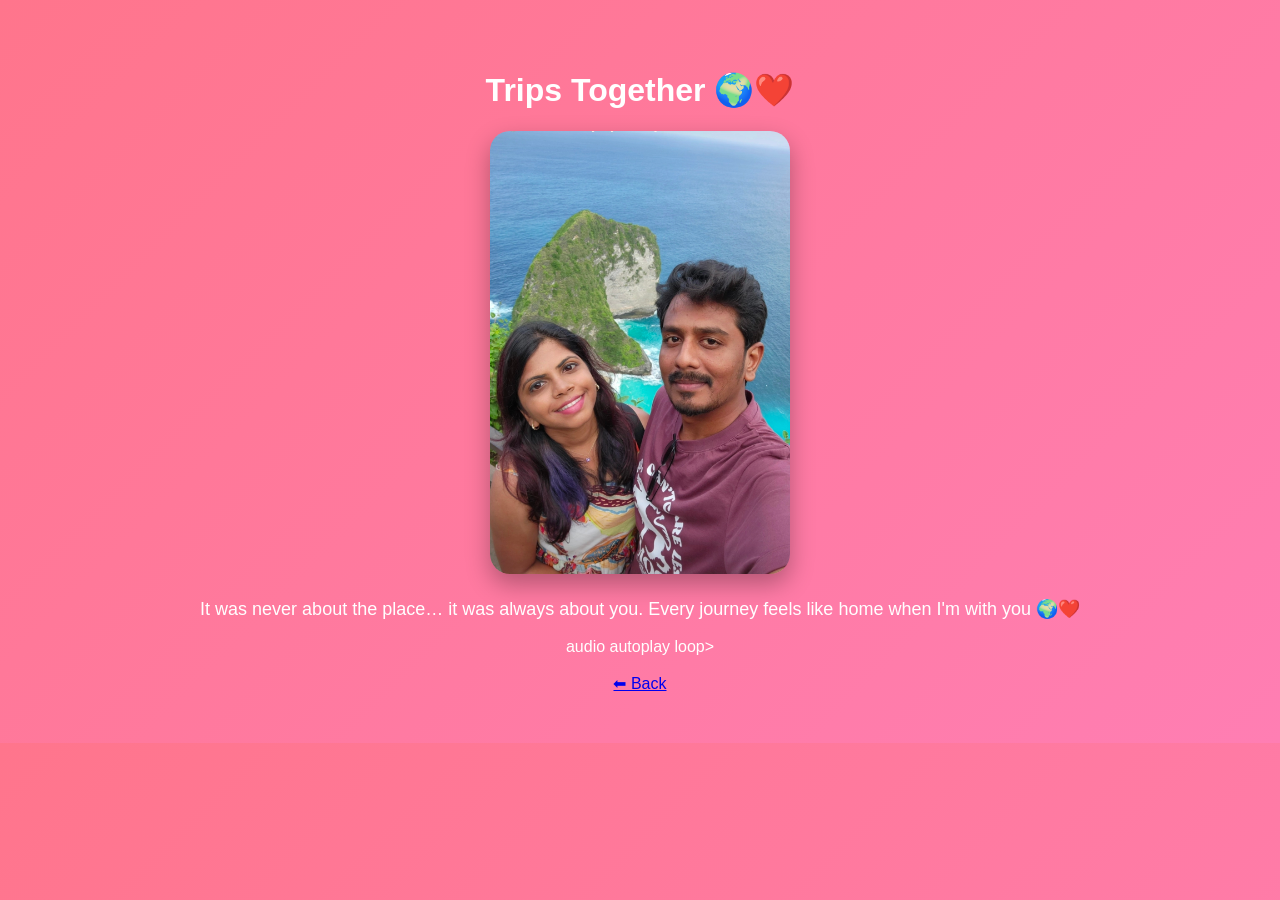
<file: memory4.html>
<!DOCTYPE html>
<html>
<head>
<link rel="stylesheet" href="style.css">
</head>

<body class="center">

<h1>Trips Together 🌍❤️</h1>

<img src="img4.jpg" class="photo">

<p class="caption">
It was never about the place… it was always about you.
Every journey feels like home when I'm with you 🌍❤️
</p>

audio autoplay loop>
  <source src="song4.mp3" type="audio/mpeg">
</audio>

<br><br>
<a href="birthday.html">⬅ Back</a>

</body>
</html>
</file>
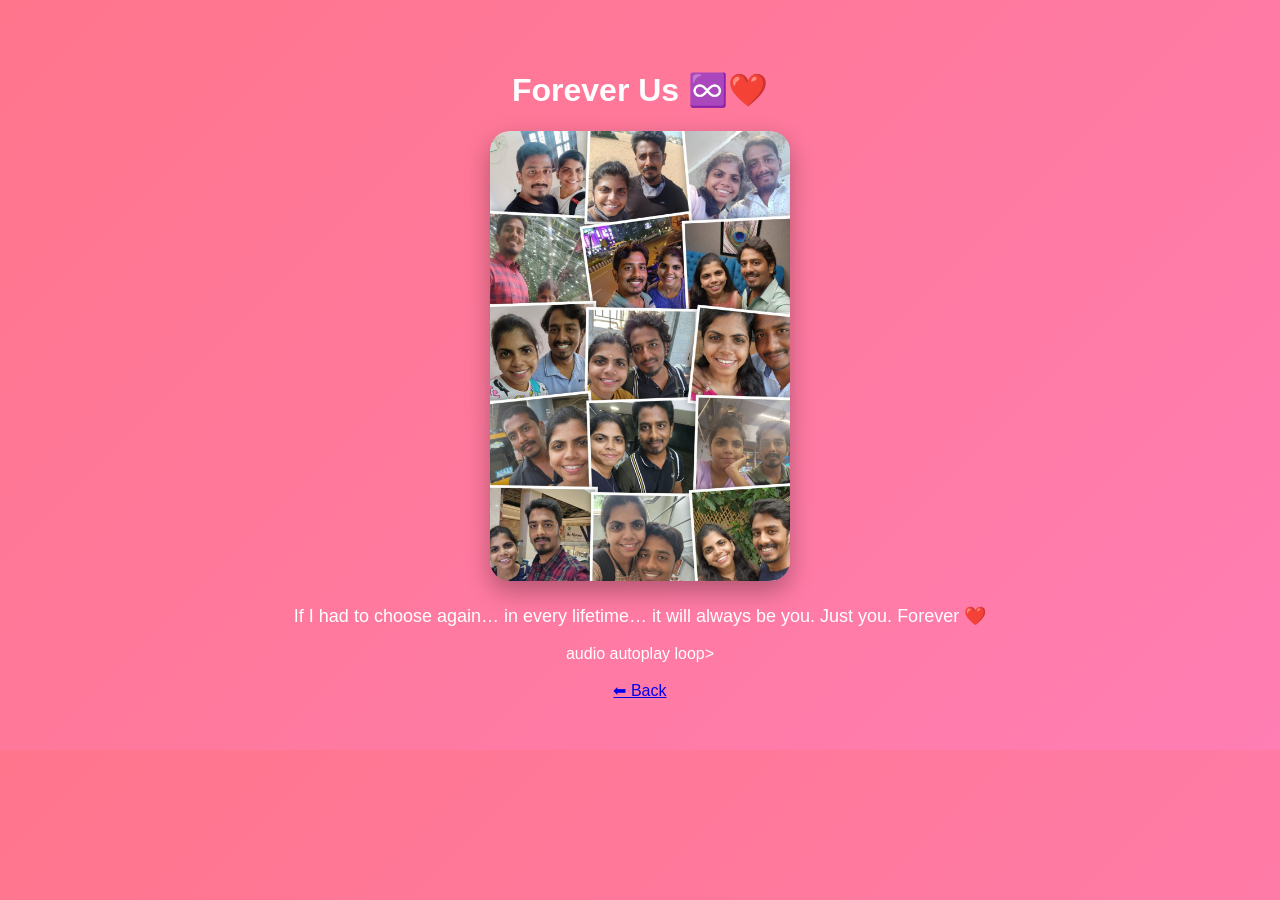
<file: memory5.html>
<!DOCTYPE html>
<html>
<head>
<link rel="stylesheet" href="style.css">
</head>

<body class="center">

<h1>Forever Us ♾️❤️</h1>

<img src="img5.jpg" class="photo">

<p class="caption">
If I had to choose again… in every lifetime…
it will always be you. Just you. Forever ❤️
</p>

audio autoplay loop>
  <source src="song5.mp3" type="audio/mpeg">
</audio>

<br><br>
<a href="birthday.html">⬅ Back</a>

</body>
</html>
</file>
<file: style.css>
body {
    margin: 0;
    font-family: 'Segoe UI', sans-serif;
    background: linear-gradient(135deg, #ff758c, #ff7eb3);
    color: white;
}

.center {
    text-align: center;
    padding: 50px;
}

.buttons button {
    padding: 15px 25px;
    font-size: 18px;
    margin: 10px;
    border-radius: 25px;
    border: none;
    cursor: pointer;
    background: white;
    color: #ff4b7d;
}

/* Heart animation */
.big-heart {
    font-size: 80px;
    animation: heartbeat 1s infinite;
}

@keyframes heartbeat {
    0% { transform: scale(1); }
    25% { transform: scale(1.2); }
    50% { transform: scale(1); }
}

/* Links */
.links a {
    display: block;
    margin: 15px;
    font-size: 22px;
    text-decoration: none;
    color: white;
}

/* Image */
.photo {
    width: 300px;
    border-radius: 20px;
    box-shadow: 0 10px 25px rgba(0,0,0,0.3);
}

.caption {
    margin-top: 20px;
    font-size: 18px;
}
</file>
